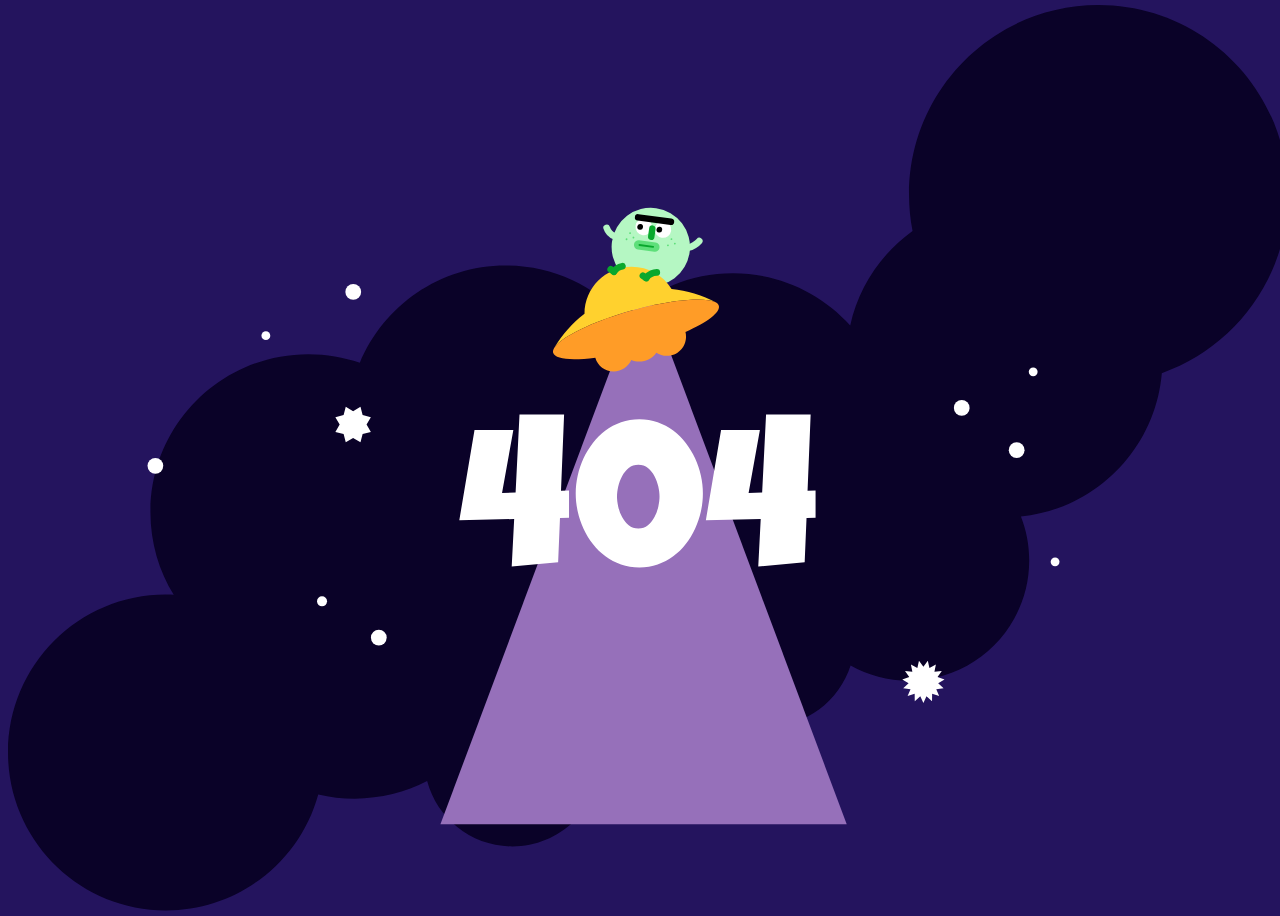
<file: ufoIcon/index.html>
<!DOCTYPE html>
<html lang="en">
  <head>
    <link rel="stylesheet" href="./index.css" />
    <meta charset="UTF-8" />
    <meta name="viewport" content="width=device-width, initial-scale=1.0" />
    <title>404 PAGE</title>
  </head>
  <body>
    <svg
      id="ufo-image"
      viewBox="0 0 2303 1630"
      fill="none"
      xmlns="http://www.w3.org/2000/svg"
    >
      <g id="gogo_UFO">
        <path
          id="cloud"
          d="M2303 340.921C2303 152.636 2150.37 0 1962.08 0C1773.79 0 1621.16 152.636 1621.16 340.921C1621.16 363.397 1623.34 385.368 1627.49 406.63C1571.43 446.827 1530.6 506.913 1515.32 576.574C1463.32 518.973 1388.06 482.771 1304.35 482.771C1227.61 482.771 1157.98 513.196 1106.85 562.635C1054.84 504.838 979.449 468.49 895.57 468.49C777.197 468.49 675.737 540.875 633.019 643.791C603.989 633.786 572.833 628.351 540.406 628.351C383.474 628.351 256.254 755.571 256.254 912.503C256.254 966.988 271.595 1017.89 298.182 1061.13C293.531 1060.9 288.854 1060.79 284.146 1060.79C127.22 1060.79 0 1188.01 0 1344.94C0 1501.87 127.22 1629.09 284.152 1629.09C414.988 1629.09 525.168 1540.66 558.195 1420.31C579.267 1425.3 601.246 1427.94 623.845 1427.94C670.796 1427.94 715.087 1416.55 754.109 1396.38C772.205 1464.1 833.98 1513.98 907.405 1513.98C995.034 1513.98 1066.07 1442.95 1066.07 1355.32C1066.07 1320.94 1055.13 1289.11 1036.54 1263.12C1106.05 1248.42 1166.19 1208.31 1206.77 1152.97C1213.41 1234.49 1281.67 1298.58 1364.9 1298.58C1435.64 1298.58 1495.56 1252.29 1516.03 1188.35C1547.15 1205.7 1583 1215.59 1621.16 1215.59C1740.57 1215.59 1837.38 1118.78 1837.38 999.367C1837.38 971.475 1832.09 944.819 1822.48 920.338C1957.42 906.371 2064.32 797.971 2075.97 662.353C2208.25 615.481 2303 489.267 2303 340.921Z"
          fill="#0A0228"
        />
        <path
          id="UFO-beam"
          d="M1143.5 497L1509 1474H1143.5H778L1143.5 497Z"
          fill="#9670BA"
        />
        <path
          id="4-L"
          d="M1009.41 922.58L993.14 922.958L989.815 1002.82L906.273 1010.2L910.713 924.809L812 927.02L839.356 764.734H909.22L888.892 877.862L913.282 877.125L920.31 737H1000.53L994.973 874.14L1009.39 873.403V922.561L1009.41 922.58Z"
          fill="white"
        />
        <path
          id="number-0"
          d="M1250.25 878.957C1250.25 889.801 1249.04 900.589 1246.64 911.301C1244.24 922.013 1240.74 932.309 1236.19 942.171C1231.64 952.033 1226.05 961.215 1219.47 969.716C1212.88 978.218 1205.34 985.605 1196.84 991.896C1188.34 998.187 1179 1003.12 1168.84 1006.69C1158.68 1010.26 1147.74 1012.05 1136.02 1012.05C1124.31 1012.05 1113.16 1010.26 1102.94 1006.69C1092.72 1003.12 1083.37 998.187 1074.94 991.896C1066.5 985.605 1058.96 978.218 1052.31 969.716C1045.66 961.215 1040.05 952.033 1035.5 942.171C1030.94 932.309 1027.45 921.994 1025.05 911.206C1022.65 900.419 1021.44 889.669 1021.44 878.957C1021.44 868.245 1022.65 857.458 1025.05 846.613C1027.45 835.769 1030.93 825.416 1035.5 815.554C1040.05 805.692 1045.66 796.492 1052.31 787.915C1058.96 779.356 1066.52 771.932 1074.94 765.641C1083.39 759.349 1092.74 754.437 1103.04 750.848C1113.33 747.277 1124.33 745.482 1136.02 745.482C1147.72 745.482 1158.66 747.277 1168.84 750.848C1179 754.419 1188.34 759.349 1196.84 765.641C1205.34 771.932 1212.9 779.356 1219.47 787.915C1226.06 796.473 1231.64 805.692 1236.19 815.554C1240.74 825.416 1244.24 835.769 1246.64 846.613C1249.04 857.458 1250.25 868.245 1250.25 878.957V878.957ZM1172.24 884.512C1172.24 879.089 1171.5 873.044 1170.03 866.394C1168.56 859.744 1166.27 853.528 1163.19 847.728C1160.11 841.947 1156.16 837.073 1151.36 833.124C1146.57 829.176 1140.82 827.211 1134.17 827.211C1127.52 827.211 1121.61 829.176 1116.79 833.124C1111.99 837.073 1108.01 841.928 1104.87 847.728C1101.73 853.528 1099.41 859.744 1097.94 866.394C1096.46 873.044 1095.73 879.089 1095.73 884.512C1095.73 889.934 1096.46 895.979 1097.94 902.629C1099.41 909.279 1101.73 915.514 1104.87 921.295C1108.01 927.095 1111.99 931.95 1116.79 935.899C1121.59 939.847 1127.39 941.812 1134.17 941.812C1140.95 941.812 1146.55 939.847 1151.36 935.899C1156.16 931.95 1160.11 927.095 1163.19 921.295C1166.27 915.495 1168.56 909.279 1170.03 902.629C1171.5 895.979 1172.24 889.934 1172.24 884.512Z"
          fill="white"
        />
        <path
          id="4-R"
          d="M1453 922.58L1436.73 922.958L1433.41 1002.82L1349.87 1010.2L1354.31 924.809L1255.61 927.02L1282.97 764.734H1352.83L1332.5 877.862L1356.89 877.125L1363.92 737H1444.14L1438.59 874.14L1453 873.403V922.561V922.58Z"
          fill="white"
        />
        <circle
          id="star_9"
          cx="1715.97"
          cy="724.932"
          r="14.1716"
          fill="white"
        />
        <circle
          id="star_8"
          cx="621.172"
          cy="516.172"
          r="14.1716"
          fill="white"
        />
        <circle
          id="star_7"
          cx="667.172"
          cy="1138.17"
          r="14.1716"
          fill="white"
        />
        <circle
          id="star_6"
          cx="1814.82"
          cy="800.974"
          r="14.1716"
          fill="white"
        />
        <circle
          id="star_5"
          cx="265.172"
          cy="829.172"
          r="14.1716"
          fill="white"
        />
        <circle id="star_4" cx="565" cy="1073" r="9" fill="white" />
        <circle id="star_3" cx="1844.55" cy="659.95" r="7.94992" fill="white" />
        <circle
          id="star_2"
          cx="1883.95"
          cy="1001.95"
          r="7.94992"
          fill="white"
        />
        <circle id="star_1" cx="463.95" cy="594.95" r="7.94992" fill="white" />
        <path
          id="planet_2"
          d="M1647 1190.69L1654.94 1180L1657.88 1193.01L1669.46 1186.5L1666.88 1199.59L1680.09 1198.37L1672.44 1209.27L1685 1213.56L1673.6 1220.39L1683.34 1229.45L1670.17 1231.03L1675.39 1243.28L1662.72 1239.33L1662.54 1252.67L1652.56 1243.88L1647 1256L1641.44 1243.88L1631.46 1252.67L1631.28 1239.33L1618.61 1243.28L1623.84 1231.03L1610.66 1229.45L1620.4 1220.39L1609 1213.56L1621.56 1209.27L1613.91 1198.37L1627.13 1199.59L1624.54 1186.5L1636.12 1193.01L1639.06 1180L1647 1190.69Z"
          fill="white"
        />
        <path
          id="planet_1"
          d="M620.931 730.736L634.162 723L638.041 737.828L652.869 741.707L645.126 754.931L652.869 768.162L638.041 772.041L634.162 786.869L620.931 779.126L607.707 786.869L603.828 772.041L589 768.162L596.736 754.931L589 741.707L603.828 737.828L607.707 723L620.931 730.736Z"
          fill="white"
        />
        <g id="alien">
          <g id="alien-head">
            <circle
              id="Ellipse 24"
              cx="1156.53"
              cy="435.375"
              r="70.5"
              transform="rotate(7.76141 1156.53 435.375)"
              fill="#B5F7C3"
            />
            <circle
              id="Ellipse 25"
              cx="1143.86"
              cy="399.328"
              r="14.9294"
              transform="rotate(7.76141 1143.86 399.328)"
              fill="white"
            />
            <circle
              id="Ellipse 26"
              cx="1178.38"
              cy="404.033"
              r="14.9294"
              transform="rotate(7.76141 1178.38 404.033)"
              fill="white"
            />
            <line
              id="Line 5"
              x1="1133.66"
              y1="382.034"
              x2="1192.83"
              y2="390.099"
              stroke="black"
              stroke-width="11.6118"
              stroke-linecap="round"
            />
            <line
              id="Line 6"
              x1="1159.36"
              y1="402.278"
              x2="1157.35"
              y2="417.071"
              stroke="#09A82D"
              stroke-width="11.6118"
              stroke-linecap="round"
            />
            <line
              id="Line 7"
              x1="1134.45"
              y1="431.529"
              x2="1164.03"
              y2="435.561"
              stroke="#5EDF7A"
              stroke-width="16.5882"
              stroke-linecap="round"
            />
            <line
              id="Line 8"
              x1="1136.09"
              y1="431.753"
              x2="1160.75"
              y2="435.113"
              stroke="#09A82D"
              stroke-width="3.31765"
              stroke-linecap="round"
            />
            <circle
              id="left-eye"
              cx="1137.38"
              cy="399.282"
              r="5.18382"
              transform="rotate(7.76141 1137.38 399.282)"
              fill="black"
            />
            <circle
              id="right-eye"
              cx="1171.89"
              cy="403.987"
              r="5.18382"
              transform="rotate(7.76141 1171.89 403.987)"
              fill="black"
            />
            <circle
              id="Ellipse 30"
              cx="1193.69"
              cy="421.324"
              r="1.65417"
              transform="rotate(7.76141 1193.69 421.324)"
              fill="#5EDF7A"
            />
            <circle
              id="Ellipse 33"
              cx="1119.23"
              cy="410.376"
              r="1.65417"
              transform="rotate(7.76141 1119.23 410.376)"
              fill="#5EDF7A"
            />
            <circle
              id="Ellipse 31"
              cx="1187.37"
              cy="432.455"
              r="1.65417"
              transform="rotate(7.76141 1187.37 432.455)"
              fill="#5EDF7A"
            />
            <circle
              id="Ellipse 34"
              cx="1112.92"
              cy="421.507"
              r="1.65417"
              transform="rotate(7.76141 1112.92 421.507)"
              fill="#5EDF7A"
            />
            <circle
              id="Ellipse 32"
              cx="1199.79"
              cy="429.35"
              r="1.65417"
              transform="rotate(7.76141 1199.79 429.35)"
              fill="#5EDF7A"
            />
            <circle
              id="Ellipse 35"
              cx="1125.33"
              cy="418.403"
              r="1.65417"
              transform="rotate(7.76141 1125.33 418.403)"
              fill="#5EDF7A"
            />
          </g>
          <path
            id="alien_hand-R"
            d="M1077.07 400.9C1078.47 405.192 1082.03 412.875 1092.04 416.39"
            stroke="#B5F7C3"
            stroke-width="12"
            stroke-linecap="round"
          />
          <path
            id="alien_hand-L"
            d="M1225.41 436.218C1229.9 435.767 1240.03 429.375 1243.72 424.875"
            stroke="#B5F7C3"
            stroke-width="12"
            stroke-linecap="round"
          />
        </g>
        <g id="UFO">
          <path
            id="Vector"
            d="M1193.96 510.931C1178.99 486.957 1152.37 471 1122.01 471C1075.31 471 1037.41 508.775 1037.23 555.454C1015.66 572.125 997.298 592.712 983.194 616.171C990.272 605.374 1011.08 591.984 1040.4 578.82C1062.87 568.738 1090.33 558.788 1120.44 550.227C1150.55 541.68 1179.14 535.713 1203.56 532.498C1235.85 528.237 1260.83 528.767 1272.32 534.429C1248.44 521.992 1221.99 513.816 1193.96 510.918V510.931Z"
            fill="#FFD12E"
          />
          <path
            id="Vector_2"
            d="M1278.95 541.217C1278.25 538.743 1276.33 536.666 1273.38 534.998C1273.03 534.813 1272.68 534.628 1272.33 534.443C1260.85 528.767 1235.87 528.237 1203.57 532.511C1179.16 535.739 1150.57 541.693 1120.45 550.241C1090.34 558.788 1062.88 568.738 1040.42 578.833C1011.08 591.984 990.259 605.374 983.18 616.171C982.85 616.726 982.519 617.295 982.188 617.851C980.64 620.749 980.137 623.435 980.825 625.856C984.146 637.565 1014.11 640.172 1056.68 634.509C1060.87 648.865 1074.13 659.37 1089.85 659.37C1103.93 659.37 1116.03 650.942 1121.42 638.862C1125.8 640.635 1130.59 641.614 1135.61 641.614C1148.37 641.614 1159.63 635.316 1166.51 625.657C1171.93 629.19 1178.4 631.254 1185.36 631.254C1204.44 631.254 1219.92 615.787 1219.92 596.695C1219.92 593.85 1219.58 591.098 1218.93 588.452C1258.15 570.907 1282.29 552.926 1278.96 541.217H1278.95Z"
            fill="#FF9C27"
          />
        </g>
        <g id="alien_Leg-L">
          <path
            id="Vector 5"
            d="M1167.32 481.051C1162.81 481.266 1152.72 483.64 1148.44 491.418"
            stroke="#09A82D"
            stroke-width="12"
            stroke-linecap="round"
          />
          <path
            id="Vector 9"
            d="M1142.36 487.071L1147.87 490.931"
            stroke="#09A82D"
            stroke-width="12"
            stroke-linecap="round"
          />
        </g>
        <g id="alien_Leg-R">
          <path
            id="Vector 5_2"
            d="M1105.5 470C1100 471 1094 473.5 1090.43 479.918"
            stroke="#09A82D"
            stroke-width="12"
            stroke-linecap="round"
          />
          <path
            id="Vector 9_2"
            d="M1084.36 475.571L1089.87 479.432"
            stroke="#09A82D"
            stroke-width="12"
            stroke-linecap="round"
          />
        </g>
      </g>
    </svg>
  </body>

  <script>
    const setZeroAndBeamAppear = () => {
      document
        .getElementById("number-0-soaking")
        .removeEventListener("animationend", setZeroAndBeamAppear);

      document
        .getElementById("number-0-soaking")
        .setAttribute("id", "number-0");

      document
        .getElementById("UFO-beam-disappearing")
        .setAttribute("id", "UFO-beam");

      document
        .getElementById("number-0")
        .addEventListener("animationend", setZeroAndBeamDisappear);
    };
    const setZeroAndBeamDisappear = () => {
      document
        .getElementById("number-0")
        .removeEventListener("animationend", setZeroAndBeamDisappear);

      document
        .getElementById("number-0")
        .setAttribute("id", "number-0-soaking");

      document
        .getElementById("UFO-beam")
        .setAttribute("id", "UFO-beam-disappearing");

      document
        .getElementById("number-0-soaking")
        .addEventListener("animationend", setZeroAndBeamAppear);
    };

    document
      .getElementById("number-0")
      .addEventListener("animationend", setZeroAndBeamDisappear);
  </script>
</html>
</file>
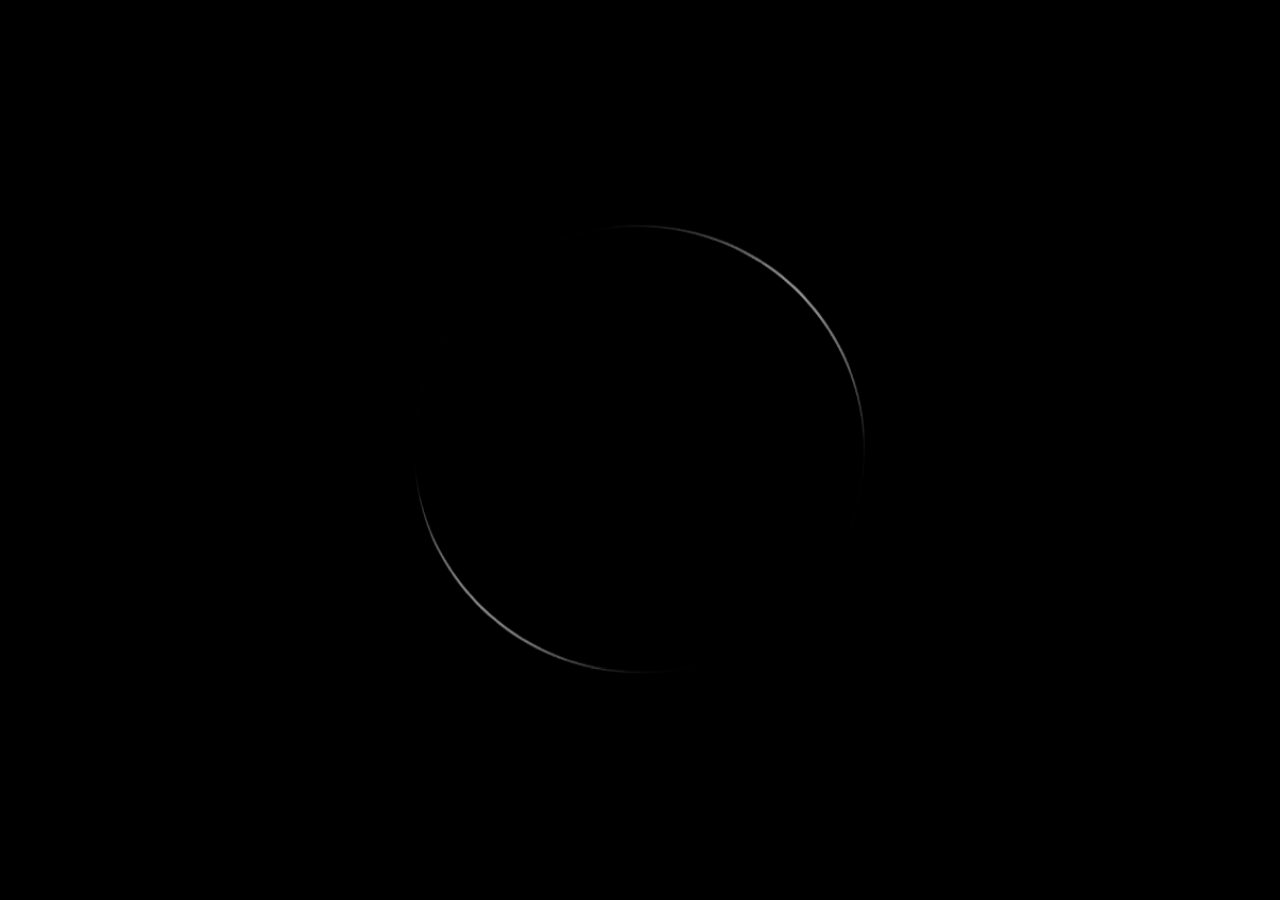
<file: canvas/particle-circle/index.html>
<!DOCTYPE html>
<html lang="en">
  <head>
    <meta charset="UTF-8" />
    <meta name="viewport" content="width=device-width, initial-scale=1.0" />
    <title>Count Down</title>
    <link rel="stylesheet" href="index.css" />
    <script
      src="https://cdnjs.cloudflare.com/ajax/libs/gsap/3.13.0/gsap.min.js"
      integrity="sha512-NcZdtrT77bJr4STcmsGAESr06BYGE8woZdSdEgqnpyqac7sugNO+Tr4bGwGF3MsnEkGKhU2KL2xh6Ec+BqsaHA=="
      crossorigin="anonymous"
      referrerpolicy="no-referrer"
    ></script>
  </head>
  <body>
    <img id="ring" src="./circle.png" />
    <canvas></canvas>
    <script type="module" src="index.js"></script>
    <div id="countdown">
      <span>3</span>
      <span>2</span>
      <span>1</span>
    </div>
  </body>
</html>
</file>
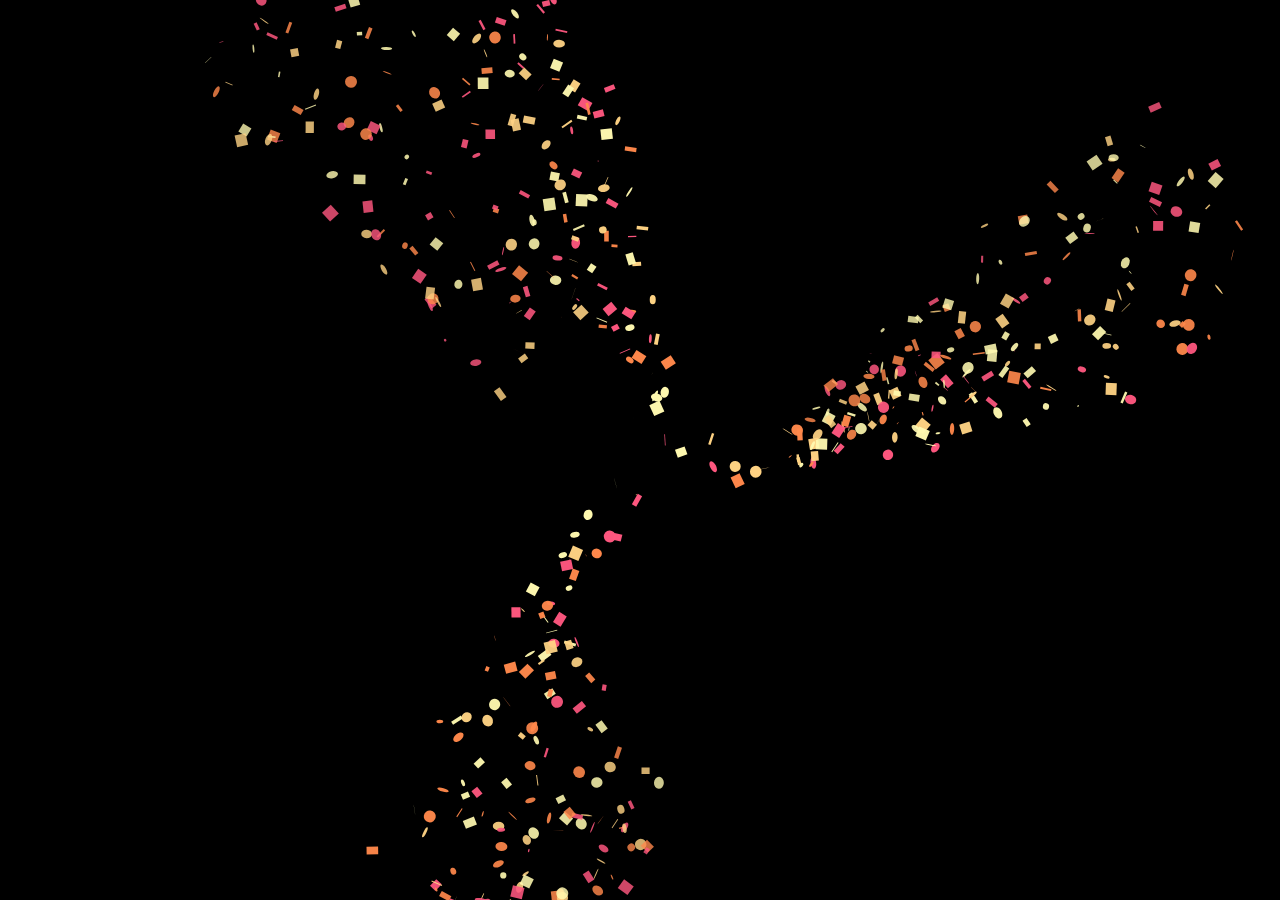
<file: canvas/particle-confetti/index.html>
<!DOCTYPE html>
<html lang="en">
  <head>
    <meta charset="UTF-8" />
    <meta name="viewport" content="width=device-width, initial-scale=1.0" />
    <title>Confetti</title>
    <link rel="stylesheet" href="index.css" />
  </head>
  <body>
    <canvas></canvas>
    <script type="module" src="index.js"></script>
  </body>
</html>
</file>
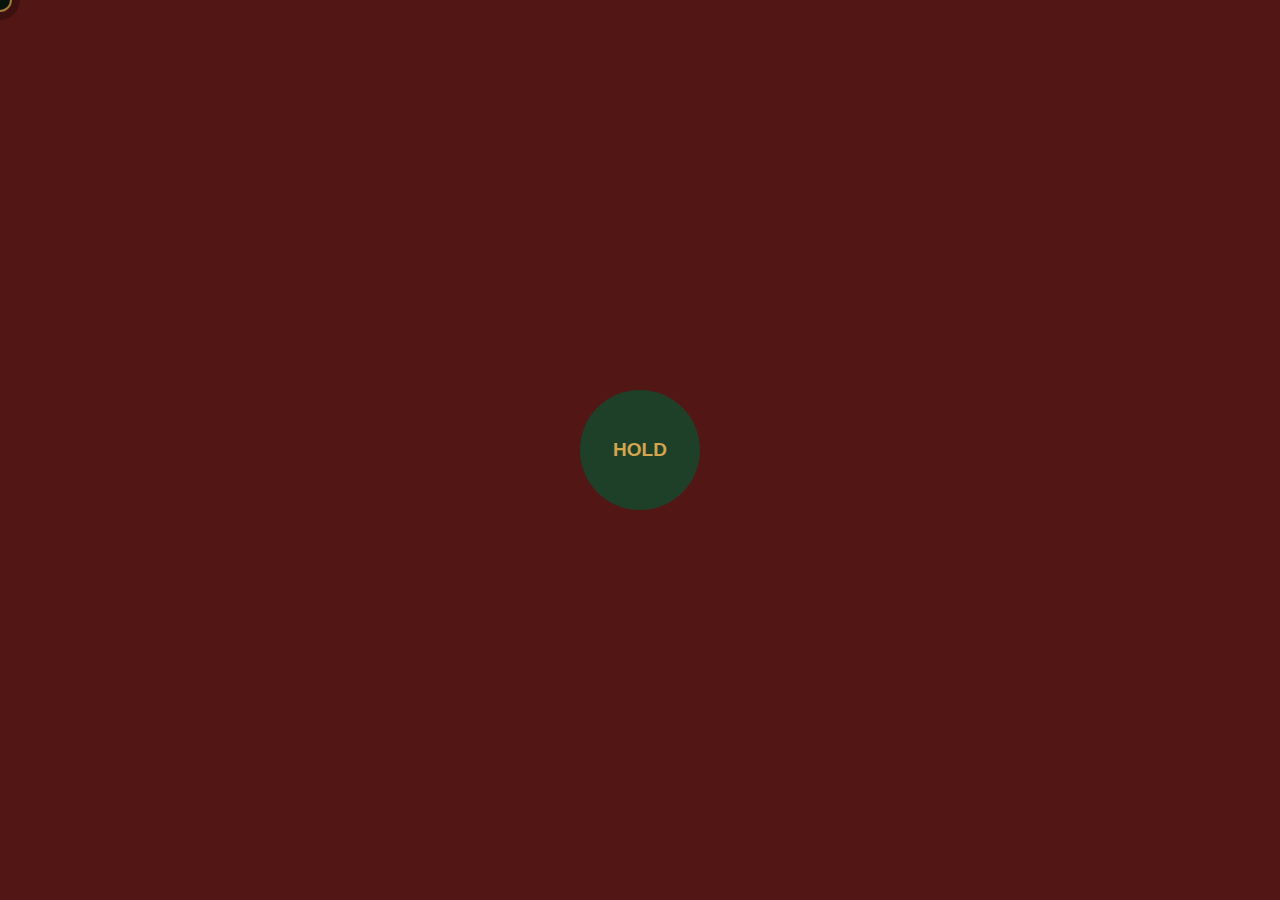
<file: Vanilla-interaction/mouseandParallax/index.html>
<!DOCTYPE html>
<html lang="en">
  <head>
    <link rel="stylesheet" href="index.css" />
    <meta charset="UTF-8" />
    <meta name="viewport" content="width=device-width, initial-scale=1.0" />
    <title>Interactive Web</title>
  </head>
  <body>
    <div class="cursor">
      <div class="cursor__default">
        <span class="cursor__default__inner"></span>
      </div>
      <div class="cursor__trace">
        <span class="cursor__trace__inner"></span>
      </div>
    </div>
    <section class="preloader shown-area">
      <button class="preloader__btn">
        <span class="preloader__btn_hold"> HOLD </span>
      </button>
    </section>

    <section class="header hidden-area">
      <span class="circle" id="circle-1"></span>
      <span class="circle" id="circle-2"></span>
      <img
        id="cube__image_1"
        src="./cube.png"
        alt="cube image"
        class="cube__image"
      />
      <img
        id="cube__image_2"
        src="./cube.png"
        alt="cube image"
        class="cube__image"
      />
      <img
        id="cube__image_3"
        src="./cube.png"
        alt="cube image"
        class="cube__image"
      />
      <img
        id="cube__image_4"
        src="./cube.png"
        alt="cube image"
        class="cube__image"
      />
      <h1 class="header_title">
        <div>LAST ART</div>
        <div>PROJECTS</div>
      </h1>
    </section>
    <section class="poster hidden-area">
      <div class="poster__parallax">
        <div id="poster-image_wrapper_1" class="poster-image_wrapper">
          <img
            id="poster-image_1"
            src="./posterImages/poster_image_1.png"
            alt=""
            class="poster-image"
          />
        </div>
        <div id="poster-image_wrapper_2" class="poster-image_wrapper">
          <img
            id="poster-image_2"
            src="./posterImages/poster_image_2.png"
            alt=""
            class="poster-image"
          />
        </div>
        <div id="poster-image_wrapper_3" class="poster-image_wrapper">
          <img
            id="poster-image_3"
            src="./posterImages/poster_image_3.png"
            alt=""
            class="poster-image"
          />
        </div>
      </div>
    </section>
  </body>
  <script>
    document.addEventListener("mousemove", (e) => {
      const cursorDefaultInner = document.querySelector(
        ".cursor__default__inner"
      );
      const cursorTraceInner = document.querySelector(".cursor__trace__inner");
      //   cursorDefaultInner.style.transform = `translate(${e.clientX}px, ${e.clientY}px)`;
      cursorDefaultInner.style.top = `${e.clientY}px`;
      cursorDefaultInner.style.left = `${e.clientX}px`;
      cursorTraceInner.style.top = `${e.clientY}px`;
      cursorTraceInner.style.left = `${e.clientX}px`;
    });

    const cursor = document.querySelector(".cursor");
    document.addEventListener("mousedown", () => {
      cursor.classList.add("cursor--active");
    });
    document.addEventListener("mouseup", () => {
      cursor.classList.remove("cursor--active");
    });

    const createRiple = (e) => {
      let ripple = document.createElement("span");
      ripple.classList.add("ripple");

      cursor.appendChild(ripple);
      ripple.style.top = `${e.clientY - ripple.clientHeight / 2}px`;
      ripple.style.left = `${e.clientX - ripple.clientWidth / 2}px`;

      ripple.addEventListener("animationend", () => {
        cursor.removeChild(ripple);
      });
    };

    document.addEventListener("click", (e) => {
      createRiple(e);
    });

    const preloaderBtn = document.querySelector(".preloader__btn");

    let intervalId = null;

    let scale = 1;

    const preloaderHideThreshold = 18;

    function setPreloaderStyle(scale) {
      preloaderBtn.style.transform = `scale(${scale})`;
      document.querySelector(".preloader__btn_hold").style.opacity =
        1 - (scale - 1) / preloaderHideThreshold;
    }

    const header = document.querySelector(".header");

    preloaderBtn.addEventListener("mousedown", () => {
      intervalId = setInterval(() => {
        scale += 0.175;
        setPreloaderStyle(scale);

        if (scale >= 1 + preloaderHideThreshold) {
          document.querySelector(".preloader").classList.add("hidden-area");

          const poster = document.querySelector(".poster");
          header.classList.remove("hidden-area");
          poster.classList.remove("hidden-area");

          header.classList.add("shown-area");
          poster.classList.add("shown-area");

          clearInterval(intervalId);
        }
      }, 10);
    });

    preloaderBtn.addEventListener("mouseup", () => {
      clearInterval(intervalId);

      intervalId = setInterval(() => {
        scale -= 0.075;
        setPreloaderStyle(scale);

        if (scale <= 1) {
          clearInterval(intervalId);
          preloaderBtn.style.transform = `scale(1)`;
        }
      }, 10);
    });
    header.addEventListener("mousemove", (e) => {
      const xRelativeToHeader = e.clientX / header.clientWidth;
      const yRelativeToHeader = e.clientY / header.clientHeight;

      const headerTitle = document.querySelector(".header_title");
      headerTitle.style.transform = `translate(${xRelativeToHeader * -50}px, ${
        yRelativeToHeader * -50
      }px)`;

      document.querySelector("#circle-1").style.transform = `translate(${
        xRelativeToHeader * -25
      }px, ${yRelativeToHeader * -25}px)`;

      document.querySelector("#circle-2").style.transform = `translate(${
        xRelativeToHeader * 25
      }px, ${yRelativeToHeader * 25}px)`;

      document.querySelector("#cube__image_1").style.transform = `translate(${
        xRelativeToHeader * -15
      }%
      , ${yRelativeToHeader * -15}%)`;

      document.querySelector("#cube__image_2").style.transform = `translate(${
        xRelativeToHeader * -8
      }%, ${yRelativeToHeader * -8}%)`;

      document.querySelector("#cube__image_3").style.transform = `translate(${
        xRelativeToHeader * -20
      }%, ${yRelativeToHeader * -20}%)`;

      document.querySelector("#cube__image_4").style.transform = `translate(${
        xRelativeToHeader * 5
      }%, ${yRelativeToHeader * 5}%)`;
    });

    const observer = new IntersectionObserver(
      (entries) => {
        entries.forEach((entry) => {
          if (entry.isIntersecting) {
            entry.target.classList.add("poster-image_state_visible");
          }
        });
      },
      { threshold: 0.2 }
    );

    document.querySelectorAll(".poster-image_wrapper").forEach((wrapper) => {
      observer.observe(wrapper);
    });

    const posterParallax = document.querySelector(".poster__parallax");
    posterParallax.addEventListener("mousemove", (e) => {
      const xRelativeToParallax = e.clientX / posterParallax.clientWidth;
      const yRelativeToParallax = e.clientY / posterParallax.clientHeight;

      document.querySelector(
        "#poster-image_wrapper_2"
      ).style.transform = `translate(${xRelativeToParallax * -40}px, ${
        yRelativeToParallax * -40
      }px)`;

      document.querySelector(
        "#poster-image_wrapper_3"
      ).style.transform = `translate(${xRelativeToParallax * 40}px, ${
        yRelativeToParallax * 40
      }px)`;
    });
  </script>
</html>
</file>
<file: ufoIcon/index.css>
body {
  display: flex;
  justify-content: center;
  align-items: center;
  width: 100vw;
  height: 100vh;
  overflow: hidden;
  background-color: #24145e;
}

@keyframes rotation {
  to {
    transform: rotateZ(360deg);
  }
}

@keyframes shrinkAndGrow {
  0% {
    transform: scale(0);
  }

  25% {
    transform: scale(0.5);
  }

  50% {
    transform: scale(0);
  }

  75% {
    transform: scale(1);
  }

  100% {
    transform: scale(0);
  }
}

@keyframes expendHorizontal {
  from {
    transform: scaleX(0);
  }
  to {
    transform: scaleX(1);
  }
}

@keyframes appearFromBottom {
  from {
    transform: translateY(1000px);
  }

  to {
    transform: translateY(0);
  }
}

@keyframes shakingAndDown {
  from {
    transform: translateY(0);
  }

  25% {
    transform: translateY(5px);
  }

  50% {
    transform: translateY(-5px);
  }

  75% {
    transform: translateY(5px);
  }

  to {
    transform: translateY(0);
  }
}

@keyframes soaking {
  to {
    transform: translateY(-250px) scale(0);
  }
}

@keyframes shrinkHorizontal {
  to {
    transform: scaleX(0);
  }
}

#UFO-beam-disappearing {
  animation: shrinkHorizontal 2s;
  transform-box: fill-box;
  transform-origin: center;
}

#number-0-soaking {
  animation: soaking 2s;
  transform-box: fill-box;
  transform-origin: center;
}
#alien_hand-R,
#alien_hand-L {
  animation: shakingAndDown 1s infinite;
  animation-timing-function: cubic-bezier(0.25, 0.1, 0.25, 1);
}

#number-0 {
  animation: appearFromBottom 3s;
  animation-timing-function: cubic-bezier(0.14, 0.92, 0.91, 0.17);
}
#UFO-beam {
  animation: expendHorizontal 3.5s;
  transform-box: fill-box;
  transform-origin: center;
}

#star_8 {
  animation: shrinkAndGrow 2s infinite;
  transform-box: fill-box;
  transform-origin: center;
}

#star_7 {
  animation: shrinkAndGrow 4s infinite;
  transform-box: fill-box;
  transform-origin: center;
}

#star_6 {
  animation: shrinkAndGrow 6s infinite;
  transform-box: fill-box;
  transform-origin: center;
}

#star_5 {
  animation: shrinkAndGrow 3s infinite;
  transform-box: fill-box;
  transform-origin: center;
}

#star_4 {
  animation: shrinkAndGrow 11s infinite;
  transform-box: fill-box;
  transform-origin: center;
}

#star_3 {
  animation: shrinkAndGrow 9s infinite;
  transform-box: fill-box;
  transform-origin: center;
}

#star_2 {
  animation: shrinkAndGrow 2s infinite;
  transform-box: fill-box;
  transform-origin: center;
}

#star_1 {
  animation: shrinkAndGrow 4s infinite;
  transform-box: fill-box;

  transform-origin: center;
}

#planet_2 {
  animation-name: rotation;
  animation-duration: 4s;
  animation-iteration-count: infinite;
  transform-box: fill-box;
  transform-origin: center;
}

#planet_1 {
  animation-name: rotation;
  animation-duration: 3s;
  animation-iteration-count: infinite;
  animation-timing-function: linear;
  transform-box: fill-box;
  transform-origin: center;
}
</file>
<file: canvas/particle-circle/index.css>
html,
body {
  margin: 0;
  width: 100%;
  height: 100%;
  overflow: hidden;
  background-color: #000;
  display: flex;
  align-items: center;
  justify-content: center;
}

#ring {
  position: absolute;
  width: 59vh;
  height: 59vh;
}

#countdown {
  position: absolute;
  color: #fff;
  display: flex;
  align-items: center;
  justify-content: center;
}

#countdown span {
  position: absolute;
  font-size: 7rem;
  transform: scale(5);
  opacity: 0;
}
</file>
<file: canvas/particle-confetti/index.css>
html,
body {
  margin: 0;
  width: 100%;
  height: 100%;
  overflow: hidden;
  background-color: #000;
  display: flex;
  align-items: center;
  justify-content: center;
}

#ring {
  position: absolute;
  width: 59vh;
  height: 59vh;
}

#countdown {
  position: absolute;
  color: #fff;
  display: flex;
  align-items: center;
  justify-content: center;
}

#countdown span {
  position: absolute;
  font-size: 7rem;
  transform: scale(5);
  opacity: 0;
}
</file>
<file: Vanilla-interaction/mouseandParallax/index.css>
/* http://meyerweb.com/eric/tools/css/reset/ 
   v2.0 | 20110126
   License: none (public domain)
*/

html,
body,
div,
span,
applet,
object,
iframe,
h1,
h2,
h3,
h4,
h5,
h6,
p,
blockquote,
pre,
a,
abbr,
acronym,
address,
big,
cite,
code,
del,
dfn,
em,
img,
ins,
kbd,
q,
s,
samp,
small,
strike,
strong,
sub,
sup,
tt,
var,
b,
u,
i,
center,
dl,
dt,
dd,
ol,
ul,
li,
fieldset,
form,
label,
legend,
table,
caption,
tbody,
tfoot,
thead,
tr,
th,
td,
article,
aside,
canvas,
details,
embed,
figure,
figcaption,
footer,
header,
hgroup,
menu,
nav,
output,
ruby,
section,
summary,
time,
mark,
audio,
video {
  margin: 0;
  padding: 0;
  border: 0;
  font-size: 100%;
  font: inherit;
  vertical-align: baseline;
}
/* HTML5 display-role reset for older browsers */
article,
aside,
details,
figcaption,
figure,
footer,
header,
hgroup,
menu,
nav,
section {
  display: block;
}
body {
  line-height: 1;
}
ol,
ul {
  list-style: none;
}
blockquote,
q {
  quotes: none;
}
blockquote:before,
blockquote:after,
q:before,
q:after {
  content: "";
  content: none;
}
table {
  border-collapse: collapse;
  border-spacing: 0;
}

body {
  cursor: none !important;
  background-color: #1e4029;
}

.shown-area {
  display: block;
  opacity: 1;
}

.hidden-area {
  display: none;
  opacity: 0;
}

.cursor {
  position: fixed;
  top: 0;
  left: 0;
  right: 0;
  bottom: 0;
  z-index: 1000;
  pointer-events: none;
}

.cursor__default__inner {
  position: absolute;
  display: inline-block;
  width: 20px;
  height: 20px;
  background-color: rgba(10, 27, 16, 2.5);
  border: 2px solid #d5a54e;
  border-radius: 50%;
  transform: translate(-50%, -50%);
}

.cursor__trace__inner {
  position: absolute;
  display: inline-block;
  width: 40px;
  height: 40px;
  border-radius: 50%;
  background-color: rgba(0, 0, 0, 0.25);
  transform: translate(-50%, -50%);
  transition: all 0.1s ease;
}

.cursor--active .cursor__trace__inner {
  transform: translate(-50%, -50%) scale(0.5);
  transition: transform 0.3s ease;
}

@keyframes ripple {
  0% {
    transform: scale(0);
    opacity: 1;
  }
  20% {
    transform: scale(5);
    opacity: 1;
  }
  100% {
    transform: scale(10);
    opacity: 0;
  }
}

.ripple {
  position: absolute;
  display: inline-block;
  width: 20px;
  height: 20px;
  background-color: #d5a54e;

  border-radius: 50%;
  animation: ripple 0.5s ease-out;
  animation-fill-mode: forwards;
  z-index: -1;
}

.preloader {
  position: absolute;
  top: 0;
  left: 0;
  background-color: #521714;
  width: 100%;
  height: 100%;
  z-index: 999;
}

.preloader__btn {
  position: absolute;
  top: 50vh;
  left: 50vw;
  margin-left: -60px;
  margin-top: -60px;
  width: 120px;
  height: 120px;
  border-radius: 50%;
  border: none;
  color: rgb(213, 165, 78);
  background-color: rgb(30, 64, 41);
  cursor: pointer;
  z-index: 1000;
  transition: all 0.3s ease;
}

.preloader__btn_hold {
  font-size: 19px;
  line-height: 20px;
  font-weight: 800;
  letter-spacing: normal;
}

.header {
  position: relative;
  height: 100vh;
  width: 100%;
  overflow-x: hidden;
}
.circle {
  position: absolute;
  display: inline-block;
  width: 350px;
  height: 350px;
  border: 1px solid rgba(0, 0, 0, 0.4);

  border-radius: 50%;
}

#circle-1 {
  top: -100px;
  left: -130px;
}

#circle-2 {
  bottom: 5vh;
  right: -230px;
}

.cube__image {
  position: absolute;
  opacity: 0.45;
}

#cube__image_1 {
  top: 15%;
  left: 15%;
  width: 15%;
}

#cube__image_2 {
  top: 55%;
  left: 15%;
  width: 20%;
}

#cube__image_3 {
  top: 20%;
  left: 70%;
  width: 13%;
}

#cube__image_4 {
  top: 60%;
  left: 70%;
  width: 20%;
}

.header_title {
  position: absolute;
  top: 30vh;
  width: 100%;
  font-size: 7.5rem;
  font-weight: 400;
  line-height: 8.625rem;
  color: rgb(213, 165, 78);
  text-align: center;
}

.poster__parallax {
  position: relative;
  height: 1500px;
}

.poster-image {
  position: absolute;
  opacity: 0;
}

.poster-image_wrapper {
  position: absolute;
  width: 100%;
}

#poster-image_wrapper_1 {
  right: 0;
  height: 100%;
}

#poster-image_wrapper_2 {
  top: 10%;
  left: 5%;
  height: 667px;
}

#poster-image_wrapper_3 {
  top: 35%;
  right: 0;
  height: 772px;
}

#poster-image_1 {
  right: 0;
  width: 1127px;
}

#poster-image_2 {
  height: 100%;
}

#poster-image_3 {
  right: 0;
  height: 100%;
}

@keyframes appear-right-to-left-fast {
  from {
    opacity: 0;
    transform: translateX(100%);
  }
  to {
    opacity: 1;
    transform: translateX(0);
  }
}

@keyframes appear-left-to-right-fast {
  from {
    opacity: 0;
    transform: translateX(-100%);
  }
  to {
    opacity: 1;
    transform: translateX(0);
  }
}

@keyframes appear-bottom-to-top-fast {
  from {
    opacity: 0;
    transform: translateY(100%);
  }
  to {
    opacity: 1;
    transform: translateY(0);
  }
}
.poster-image_state_visible #poster-image_1 {
  animation: appear-right-to-left-fast 0.75s ease;
  animation-fill-mode: forwards;
}

.poster-image_state_visible #poster-image_2 {
  animation: appear-left-to-right-fast 0.75s ease;
  animation-fill-mode: forwards;
}

.poster-image_state_visible #poster-image_3 {
  animation: appear-bottom-to-top-fast 0.75s ease;
  animation-fill-mode: forwards;
}
</file>
